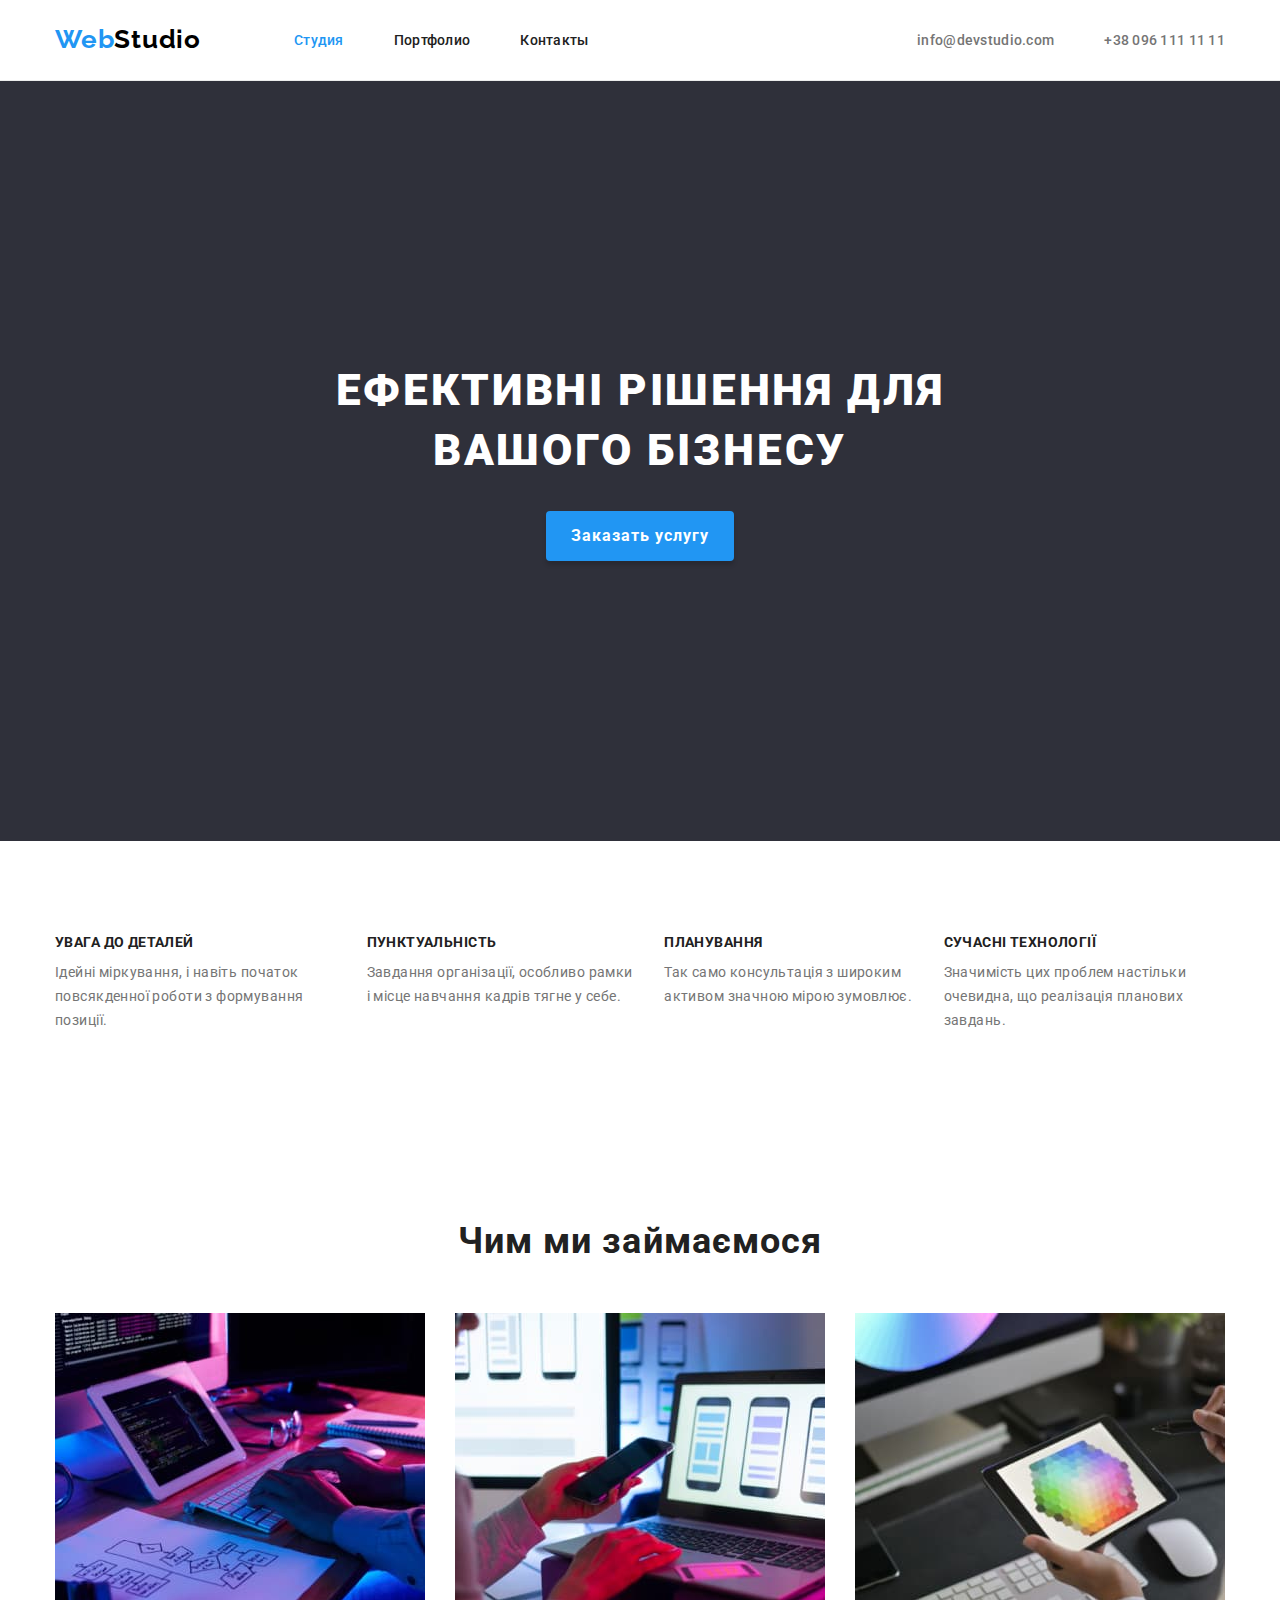
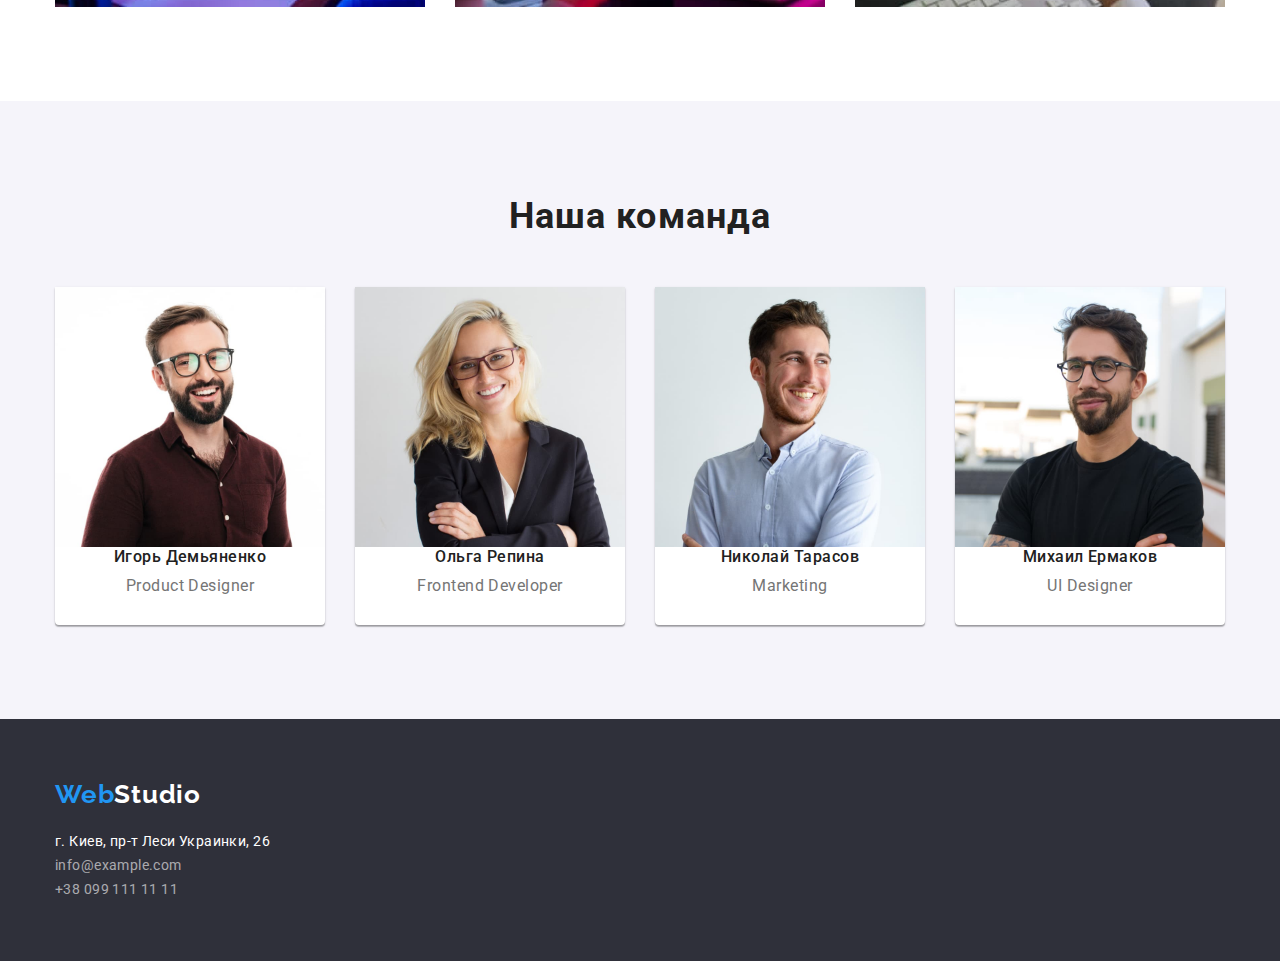
<file: index.html>
<!DOCTYPE html>
<html lang="uk">
  <head>
    <meta charset="UTF-8" />
    <meta http-equiv="X-UA-Compatible" content="IE=edge" />
    <meta name="viewport" content="width=device-width, initial-scale=1.0" />
    <title>WebStudio</title>
    <link rel="preconnect" href="https://fonts.googleapis.com" />
    <link rel="preconnect" href="https://fonts.gstatic.com" crossorigin />
    <link
      href="https://fonts.googleapis.com/css2?family=Raleway:wght@700&family=Roboto:wght@400;500;700;900&display=swap"
      rel="stylesheet"
    />
    <link
      rel="stylesheet"
      href="https://cdnjs.cloudflare.com/ajax/libs/modern-normalize/1.1.0/modern-normalize.min.css"
    />
    <link rel="stylesheet" href="./css/styles.css" />
  </head>
  <body>
    <!--HEADER-->
    <header class="decorate-header">
      <div class="container head-line">
        <a href="./index.html" lang="en" class="logo-web link"
          >Web<span class="logo-studio">Studio</span></a
        >
        <nav class="link-nav">
          <ul class="list nav-line">
            <li class="nav-item">
              <a href="./index.html" class="menu link head-studio">Студия</a>
            </li>
            <li class="nav-item">
              <a href="./portfolio.html" class="menu link">Портфолио</a>
            </li>
            <li class="nav-item"><a href="" class="menu link">Контакты</a></li>
          </ul>
        </nav>
        <ul class="list head-contacks-line">
          <li class="head-contacks-item">
            <a href="mailto:info@devstudio.com" class="head-contacks link"
              >info@devstudio.com</a
            >
          </li>
          <li class="head-contacks-item">
            <a href="tel:+380961111111" class="head-contacks link"
              >+38 096 111 11 11</a
            >
          </li>
        </ul>
      </div>
    </header>
    <main>
      <!--HERO-->
      <section class="hero section">
        <div class="container">
          <h1 class="hero-title">Ефективні рішення для вашого бізнесу</h1>
          <button type="button" class="btn">Заказать услугу</button>
        </div>
      </section>
      <!--Преимущества компании -->
      <section class="section">
        <div class="container">
          <h2 class="hidden-title">--Hidden--Преимущества компании-----</h2>
          <ul class="list quality-list">
            <li class="quality-list-item">
              <h3 class="quality-title">УВАГА ДО ДЕТАЛЕЙ</h3>
              <p class="quality-item">
                Ідейні міркування, і навіть початок повсякденної роботи з формування позиції.
              </p>
            </li>
            <li class="quality-list-item">
              <h3 class="quality-title">ПУНКТУАЛЬНІСТЬ</h3>
              <p class="quality-item">
                Завдання організації, особливо рамки і місце навчання кадрів тягне у себе.
              </p>
            </li>
            <li class="quality-list-item">
              <h3 class="quality-title">ПЛАНУВАННЯ</h3>
              <p class="quality-item">
                Так само консультація з широким активом значною мірою зумовлює.
              </p>
            </li>
            <li class="quality-list-item">
              <h3 class="quality-title">СУЧАСНІ ТЕХНОЛОГІЇ</h3>
              <p class="quality-item">
                Значимість цих проблем настільки очевидна, що реалізація планових завдань.
              </p>
            </li>
          </ul>
        </div>
      </section>
      <!--Чем занимаемся -->
      <section class="section">
        <div class="container">
          <h2 class="section-title">Чим ми займаємося</h2>
        <ul class="list works-list">
          <li class="work-list-item">
            <img
              src="./image/box1-sq.jpg"
              alt="written-code"
              width="370"
              height="294"
            />
          </li >
          <li class="work-list-item">
            <img
              src="./image/box2-sq.jpg"
              alt="notebook-phone"
              width="370"
              height="294"
            />
          </li>
          <li class="work-list-item">
            <img
              src="./image/box3-sq.jpg"
              alt="graphics-tablet"
              width="370"
              height="294"
            />
          </li>
        </ul>
        </div>
      </section>
      <!--Наша команда-->
      <section class="employees section">
        <div class="container">
<h2 class="section-title">Наша команда</h2>
        <ul class="list employees-list">
          <li class="employees-item">
            <img
              src="./image/Igor.jpg"
              alt="photo-card1"
              width="270"
              height="260"
            />
            <h3 class="employees-name">Игорь Демьяненко</h3>
            <p lang="en" class="employees-profesion">Product Designer</p>
          </li>
          <li class="employees-item">
            <img
              src="./image/Olga.jpg"
              alt="photo-card2"
              width="270"
              height="260"
            />
            <h3 class="employees-name">Ольга Репина</h3>
            <p lang="en" class="employees-profesion">Frontend Developer</p>
          </li>
          <li class="employees-item">
            <img
              src="./image/Nikalayi.jpg"
              alt="photo-card3"
              width="270"
              height="260"
            />
            <h3 class="employees-name">Николай Тарасов</h3>
            <p lang="en" class="employees-profesion">Marketing</p>
          </li>
          <li class="employees-item">
            <img
              src="./image/Mihail.jpg"
              alt="photo-сard4"
              width="270"
              height="260"
            />
            <h3 class="employees-name">Михаил Ермаков</h3>
            <p lang="en" class="employees-profesion">UI Designer</p>
          </li>
        </div>
        
        </ul>
      </section>
    </main>
    <!--Футер-->
    <footer class="footer">
      <div class="container">
        <a href="./index.html" lang="en" class="logo-web link"
        >Web<span class="logo-studio-footer">Studio</span></a>
      <address class="address">
        <ul class="list">
          <li>
            <a
              href="https://goo.gl/maps/Jku4d1xR5NEidK218"
              target="_blank"
              rel="noopener noreferrer"
              title="Google maps"
              class="address-contact link"
              >г. Киев, пр-т Леси Украинки, 26</a
            >
          </li>
          <li>
            <a href="mailto:info@example.com" class="footer-contacts link"
              >info@example.com</a
            >
          </li>
          <li>
            <a href="tel:+380991111111" class="footer-contacts link"
              >+38 099 111 11 11</a
            >
          </li>
        </ul>
      </address>
      </div>
      
    </footer>
  </body>
</html>
</file>
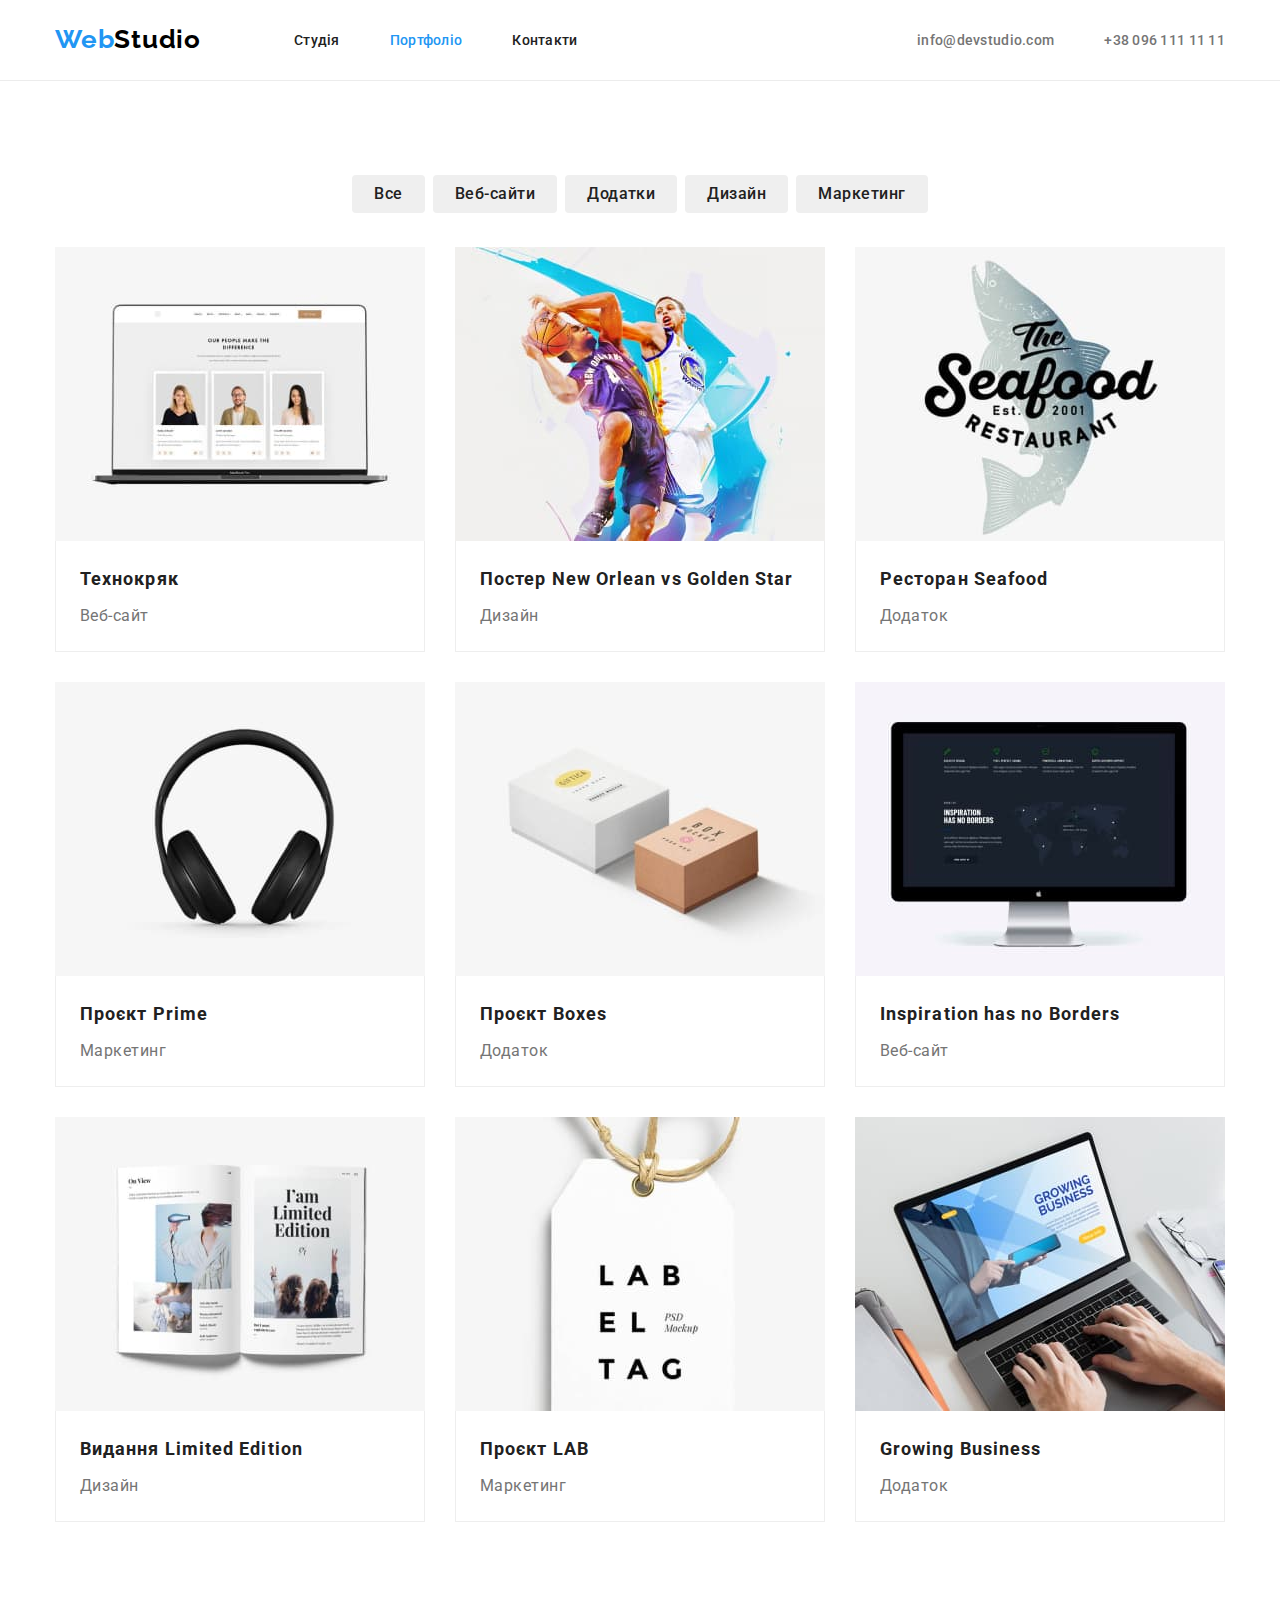
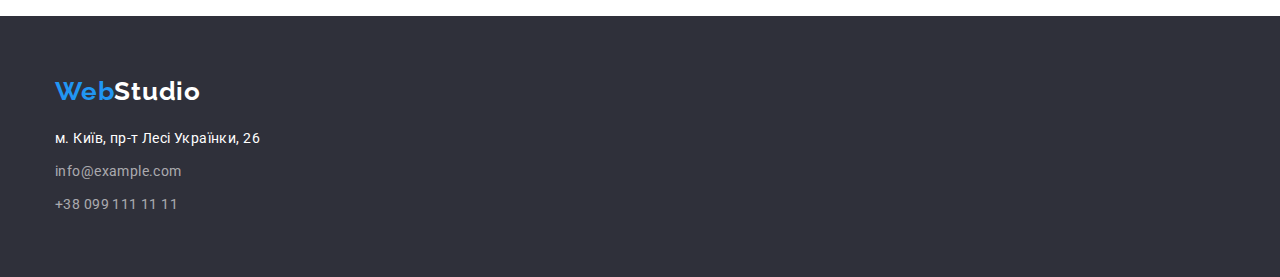
<file: portfolio.html>
<!DOCTYPE html>
<html lang="uk">
  <head>
    <meta charset="UTF-8" />
    <meta http-equiv="X-UA-Compatible" content="IE=edge" />
    <meta name="viewport" content="width=device-width, initial-scale=1.0" />
    <title>WebStudio-Portfolio</title>
    <link rel="preconnect" href="https://fonts.googleapis.com" />
    <link rel="preconnect" href="https://fonts.gstatic.com" crossorigin />
    <link
      href="https://fonts.googleapis.com/css2?family=Raleway:wght@700&family=Roboto:wght@400;500;700;900&display=swap"
      rel="stylesheet"
    />
    <link
      rel="stylesheet"
      href="https://cdnjs.cloudflare.com/ajax/libs/modern-normalize/1.1.0/modern-normalize.min.css"
    />
    <link rel="stylesheet" href="./css/styles.css" />
  </head>
  <body>
    <!--хедер-->
    <header class="decorate-header">
      <div class="container head-line">
        <a href="./index.html" lang="en" class="logo-web link"
          >Web<span class="logo-studio">Studio</span></a
        >
        <nav class="link-nav">
          <ul class="list nav-line">
            <li class="nav-item">
              <a href="./index.html" class="menu link">Студія</a>
            </li>
            <li class="nav-item">
              <a href="./portfolio.html" class="menu link head-portfolio"
                >Портфоліо</a
              >
            </li>
            <li class="nav-item"><a href="" class="menu link">Контакти</a></li>
          </ul>
        </nav>
        <ul class="list head-contacks-line">
          <li class="head-contacks-item">
            <a href="mailto:info@devstudio.com" class="head-contacks link"
              >info@devstudio.com</a
            >
          </li>
          <li class="head-contacks-item">
            <a href="tel:+380961111111" class="head-contacks link"
              >+38 096 111 11 11</a
            >
          </li>
        </ul>
      </div>
    </header>
    <main>
      <section class="section">
        <div class="container">
          <h1 class="hidden-title">----Hidden-----Наше Портфолио</h1>
          <!--список фильтров-->
          <ul class="list menu-filter">
            <li><button type="button" class="btn-filter">Все</button></li>
            <li><button type="button" class="btn-filter">Веб-сайти</button></li>
            <li><button type="button" class="btn-filter">Додатки</button></li>
            <li><button type="button" class="btn-filter">Дизайн</button></li>
            <li><button type="button" class="btn-filter">Маркетинг</button></li>
          </ul>
          <!-- перечень работ портфолио -->
          <ul class="list our-works">
            <li class="our-works-item">
              <img
                class="our-work-img"
                src="./image/portgolio/tehnocrack.jpg"
                alt="Технокряк"
                width="370"
              />
              <div class="portfolio-border">
                <h2 class="portfolio-name">Технокряк</h2>
                <p class="porfolio-item">Веб-сайт</p>
              </div>
            </li>
            <li class="our-works-item">
              <img
                class="our-work-img"
                src="./image/portgolio/post.jpg"
                alt="два баскетболиста"
                width="370"
              />
              <div class="portfolio-border">
                <h2 class="portfolio-name">
                  Постер <span lang="en">New Orlean vs Golden Star</span>
                </h2>
                <p class="porfolio-item">Дизайн</p>
              </div>
            </li>
            <li class="our-works-item">
              <img
                class="our-work-img"
                src="./image/portgolio/restaurant.jpg"
                alt="логотип ресторана"
                width="370"
              />
              <div class="portfolio-border">
                <h2 class="portfolio-name">
                  Ресторан <span lang="en">Seafood</span>
                </h2>
                <p class="porfolio-item">Додаток</p>
              </div>
            </li>
            <li class="our-works-item">
              <img
                class="our-work-img"
                src="./image/portgolio/project-prime.jpg"
                alt="навушники"
                width="370"
              />
              <div class="portfolio-border">
                <h2 class="portfolio-name">
                  Проєкт <span lang="en">Prime</span>
                </h2>
                <p class="porfolio-item">Маркетинг</p>
              </div>
            </li>
            <li class="our-works-item">
              <img
                class="our-work-img"
                src="./image/portgolio/project-boxes.jpg"
                alt="две коробки"
                width="370"
              />
              <div class="portfolio-border">
                <h2 class="portfolio-name">
                  Проєкт <span lang="en">Boxes</span>
                </h2>
                <p class="porfolio-item">Додаток</p>
              </div>
            </li>
            <li class="our-works-item">
              <img
                class="our-work-img"
                src="./image/portgolio/inspirarion.jpg"
                alt="монитор"
                width="370"
              />
              <div class="portfolio-border">
                <h2 lang="en" class="portfolio-name">
                  Inspiration has no Borders
                </h2>
                <p class="porfolio-item">Веб-сайт</p>
              </div>
            </li>
            <li class="our-works-item">
              <img
                class="our-work-img"
                src="./image/portgolio/limited-edition.jpg"
                alt="розкрытый журнал"
                width="370"
              />
              <div class="portfolio-border">
                <h2 class="portfolio-name">
                  Видання <span lang="en">Limited Edition</span>
                </h2>
                <p class="porfolio-item">Дизайн</p>
              </div>
            </li>
            <li class="our-works-item">
              <img
                class="our-work-img"
                src="./image/portgolio/project-lab.jpg"
                alt="бирка с надписью"
                width="370"
              />
              <div class="portfolio-border">
                <h2 class="portfolio-name">
                  Проєкт <span lang="en">LAB</span>
                </h2>
                <p class="porfolio-item">Маркетинг</p>
              </div>
            </li>
            <li class="our-works-item">
              <img
                class="our-work-img"
                src="./image/portgolio/growing.jpg"
                alt="ноутбук в роботе"
                width="370"
              />
              <div class="portfolio-border">
                <h2 lang="en" class="portfolio-name">Growing Business</h2>
                <p class="porfolio-item">Додаток</p>
              </div>
            </li>
          </ul>
        </div>
      </section>
    </main>
    <!-- Футер -->
    <footer class="footer">
      <div class="container">
        <a href="./index.html" lang="en" class="logo-web-footer link"
          >Web<span class="logo-studio-footer">Studio</span></a
        >
        <address class="address">
          <ul class="list">
            <li class="address-item">
              <a
                href="https://goo.gl/maps/Jku4d1xR5NEidK218"
                target="_blank"
                rel="noopener noreferrer"
                title="Google maps"
                class="address-contact link"
                >м. Київ, пр-т Лесі Українки, 26</a
              >
            </li>
            <li class="address-item">
              <a href="mailto:info@example.com" class="footer-contacts link"
                >info@example.com</a
              >
            </li>
            <li class="address-item">
              <a href="tel:+380991111111" class="footer-contacts link"
                >+38 099 111 11 11</a
              >
            </li>
          </ul>
        </address>
      </div>
    </footer>
  </body>
</html>
</file>
<file: css/styles.css>
:root {
  --primery-bgc: #ffffff;
  --primery-text-color: #757575;
  --secondary-text-color: #212121;
  --accent-color: #2196f3;
  --text-color-dark-terms: #ffffff;
}
h1,
h2,
h3,
h4,
p {
  margin-top: 0;
  margin-bottom: 0;
}
ul {
  margin-top: 0;
  margin-bottom: 0;
  padding-left: 0;
}
img {
  display: block;
  max-width: 100%;
  height: auto;
}
body {
  font-family: "Roboto", sans-serif;
  color: var(--primery-text-color);
}

.list {
  list-style: none;
}
.link {
  text-decoration: none;
}
.btn,
.btn-filter {
  border: none;
  cursor: pointer;
}
.container {
  width: 1200px;
  padding-left: 15px;
  padding-right: 15px;
  margin-left: auto;
  margin-right: auto;
}

.section-title {
  font-weight: 700;
  font-size: 36px;
  line-height: 1.17;
  letter-spacing: 0.03em;
  text-align: center;
  color: var(--secondary-text-color);
}
.hidden-title {
  position: absolute;
  width: 1px;
  height: 1px;
  margin: -1px;
  border: 0;
  padding: 0;
  white-space: nowrap;
  clip-path: inset(100%);
  clip: rect(0 0 0 0);
  overflow: hidden;
}
.section {
  padding-top: 94px;
  padding-bottom: 94px;
}

/* -----HEADER---- */
.decorate-header {
  border-bottom: 1px solid #ececec;
}
.head-line {
  display: flex;
  align-items: center;
}
.logo-web,
.logo-web-footer {
  font-family: "Raleway", sans-serif;
  font-weight: 700;
  font-size: 26px;
  line-height: 1.19;
  letter-spacing: 0.03em;
  color: var(--accent-color);
}
.logo-web {
  padding-top: 24px;
  padding-bottom: 25px;
  margin-right: 93px;
}
.logo-studio {
  color: #000000;
}
.nav-line {
  display: flex;
}

/* Какая запись лучше "та что в коментариях или активная"?
.nav-line > li:not(:last-child) {
  margin-right: 50px;
} */
.nav-item:not(:last-child) {
  margin-right: 50px;
}
.menu,
.head-contacks {
  padding-top: 32px;
  padding-bottom: 32px;
}

.menu {
  font-weight: 500;
  font-size: 14px;
  line-height: 1.14;
  letter-spacing: 0.02em;
  color: var(--secondary-text-color);
}
.menu:hover,
.menu:focus {
  color: var(--accent-color);
}
.head-contacks-line {
  display: flex;
  margin-left: auto;
}

.head-contacks-item:not(:last-child) {
  margin-right: 50px;
}
.head-contacks {
  font-weight: 500;
  font-size: 14px;
  line-height: 1.14;
  letter-spacing: 0.02em;
  color: var(--primery-text-color);
}
.head-contacks:hover,
.head-contacks:focus {
  color: var(--accent-color);
}
.head-studio {
  color: var(--accent-color);
}

/* -----/HEADER---- */

/* ----HERO---- */
.hero {
  padding-top: 280px;
  padding-bottom: 280px;
  background-color: #2f303a;
}
.hero-title {
  font-weight: 900;
  font-size: 44px;
  line-height: 1.36;
  text-align: center;
  letter-spacing: 0.06em;
  text-transform: uppercase;
  color: var(--text-color-dark-terms);

  max-width: 696px;

  margin-left: auto;
  margin-right: auto;
  margin-bottom: 30px;
}
.btn {
  font-family: "Roboto", sans-serif;
  font-weight: 700;
  font-size: 16px;
  line-height: 1.88;
  display: flex;
  align-items: center;
  text-align: center;
  letter-spacing: 0.06em;

  color: var(--text-color-dark-terms);
  background-color: var(--accent-color);
  box-shadow: 0px 4px 4px rgba(0, 0, 0, 0.15);
  border-radius: 4px;
  padding: 10px 25px;
  margin-left: auto;
  margin-right: auto;
}
.btn:hover,
.btn:focus {
  background-color: #188ce8;
}
/* ----/HERO---- */

/* ----Преимущества компании ---- */

.quality-list {
  display: flex;
}
.quality-title {
  font-weight: 700;
  font-size: 14px;
  line-height: 1.14;
  letter-spacing: 0.03em;
  text-transform: uppercase;
  color: var(--secondary-text-color);
  margin-bottom: 10px;
}
.quality-item {
  font-size: 14px;
  line-height: 1.71;
  letter-spacing: 0.03em;
}
.quality-list-item:not(:last-child) {
  margin-right: 30px;
}
/* ----/Преимущества компании ---- */

/* ----Чем занимаемся ---- */
.what-doing {
  padding-top: 0;
}
.works-list {
  display: flex;
}
.work-list-item:not(:last-child) {
  margin-right: 30px;
}
.container .section-title {
  margin-bottom: 50px;
}
/* ----/Чем занимаемся ---- */

/* ----Наша команда---- */
.employees {
  background-color: #f5f4fa;
}
.employees-list {
  display: flex;
  flex-wrap: wrap;
  gap: 30px;
}

.employee-photo {
  margin-bottom: 30px;
}
.employees-item {
  box-shadow: 0px 1px 3px rgba(0, 0, 0, 0.12), 0px 1px 1px rgba(0, 0, 0, 0.14),
    0px 2px 1px rgba(0, 0, 0, 0.2);
  border-radius: 0px 0px 4px 4px;
  background-color: var(--primery-bgc);
  padding-bottom: 30px;
}
.employees-name {
  font-weight: 500;
  font-size: 16px;
  line-height: 1.19;
  letter-spacing: 0.03em;

  text-align: center;
  color: var(--secondary-text-color);
  margin-bottom: 10px;
}

.employees-profesion {
  font-size: 16px;
  line-height: 1.19;
  letter-spacing: 0.03em;
  text-align: center;
}
/* ----/Наша команда---- */

/* ----Футер---- */
.footer {
  background-color: #2f303a;
  padding-top: 60px;
  padding-bottom: 60px;
}
.logo-web-footer {
  padding-top: 0;
  padding-bottom: 0;
  margin-right: 0;
}
/* margin-bottom: 20px;  -почему не сработало для логотипа до блока адрес*/

.logo-studio-footer {
  color: var(--text-color-dark-terms);
}
.address {
  font-style: normal;
  font-size: 14px;
  line-height: 1.71;
  letter-spacing: 0.03em;
  margin-top: 20px;
}
.address-item + .address-item {
  margin-top: 9px;
}

.address-contact {
  color: var(--text-color-dark-terms);
}

.footer-contacts {
  color: rgba(255, 255, 255, 0.6);
}

/* ----Футер---- */

/* ----PORTFOLIO---- */
.head-portfolio {
  color: var(--accent-color);
}
.menu-filter {
  display: flex;
  justify-content: center;
  gap: 8px;
  margin-bottom: 34px;
}

.btn-filter {
  font-family: "Roboto", sans-serif;
  font-weight: 500;
  font-size: 16px;
  line-height: 1.62;
  text-align: center;
  letter-spacing: 0.03em;
  color: var(--secondary-text-color);
  border-radius: 4px;

  padding-top: 6px;
  padding-bottom: 6px;
  padding-left: 22px;
  padding-right: 22px;
}
.btn-filter:hover,
.btn-filter:focus {
  background-color: var(--accent-color);
  color: var(--text-color-dark-terms);
}
.our-works {
  display: flex;
  flex-wrap: wrap;
  gap: 30px;
}
.portfolio-border {
  padding-top: 20px;
  padding-bottom: 20px;
  padding-left: 24px;
  padding-right: 24px;
  background: var(--primery-bgc);
  border-left: 1px solid #eeeeee;
  border-right: 1px solid #eeeeee;
  border-bottom: 1px solid #eeeeee;
}
/* .our-work-img  */

.portfolio-name {
  font-weight: 700;
  font-size: 18px;
  line-height: 2;
  letter-spacing: 0.06em;
  color: var(--secondary-text-color);
  margin-bottom: 4px;
}

.porfolio-item {
  font-size: 16px;
  line-height: 1.88;
  letter-spacing: 0.03em;
}
/* ----PORTFOLIO---- */
</file>
